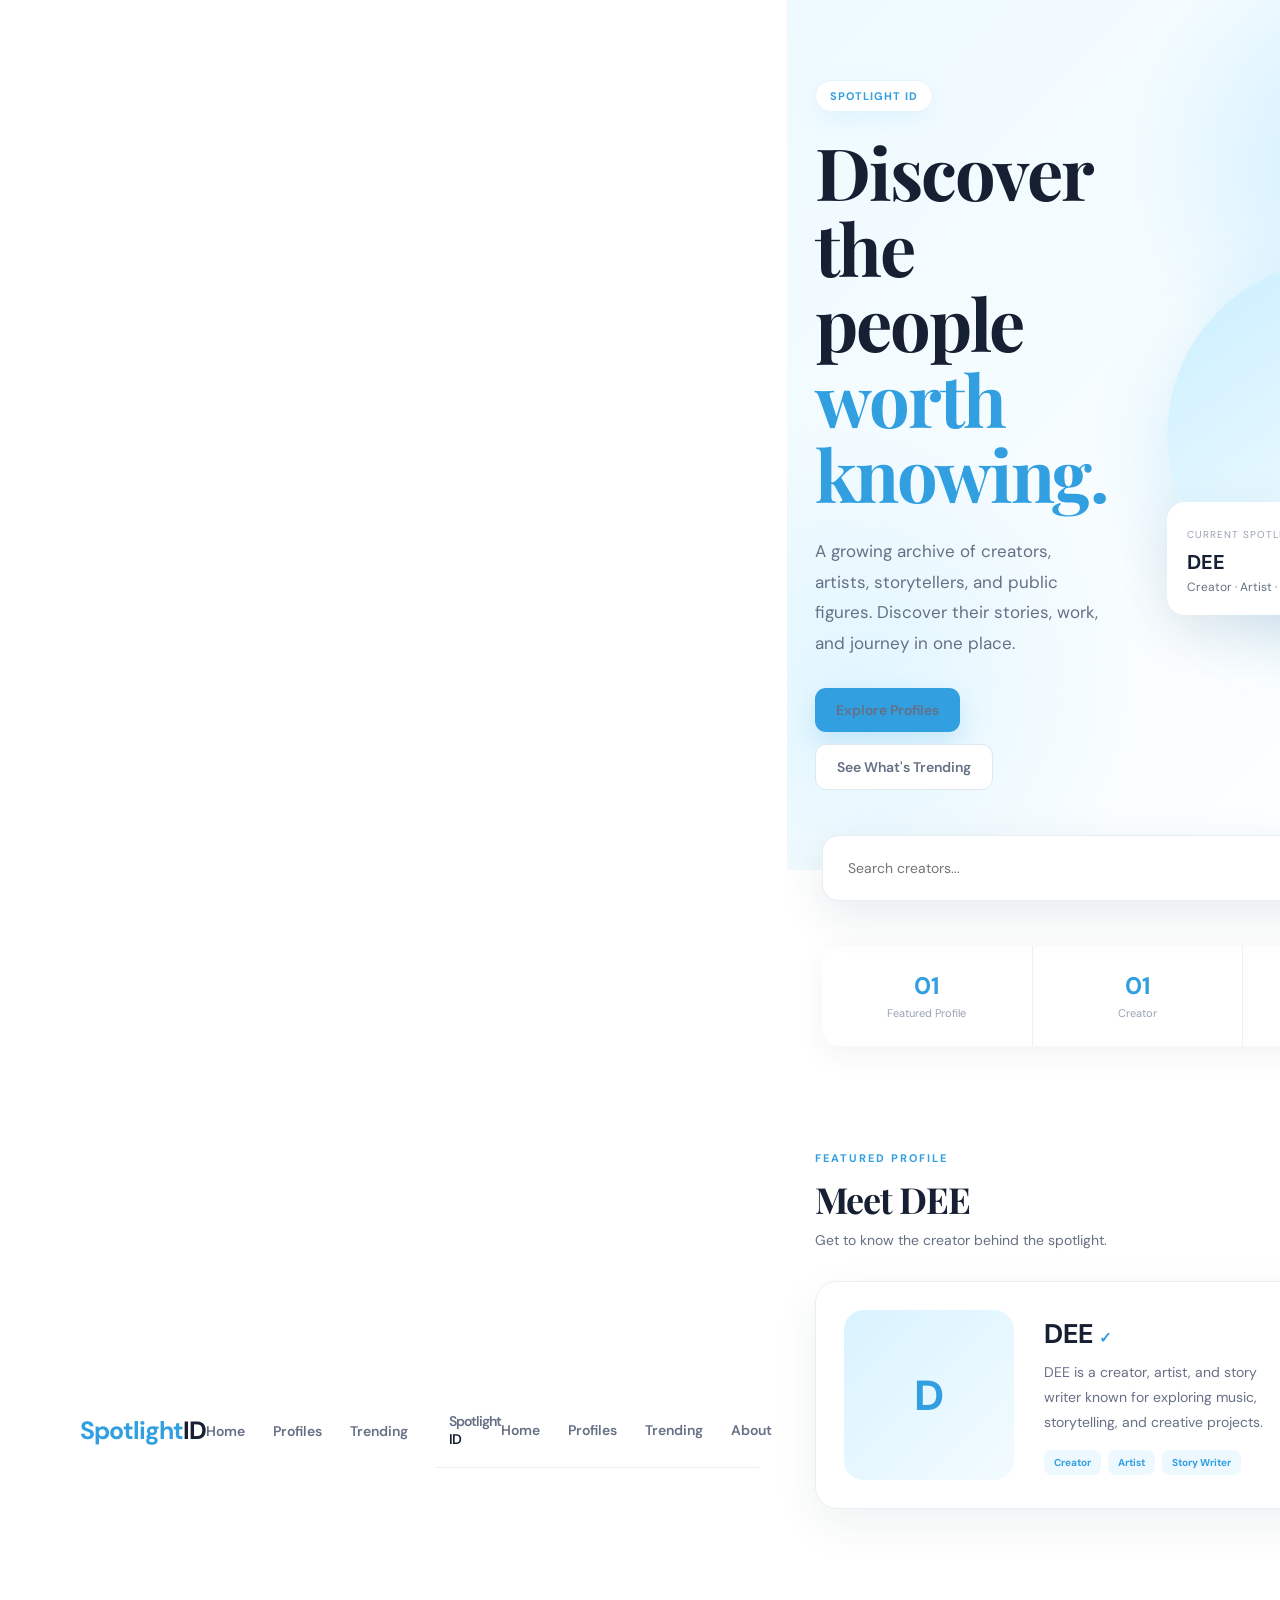
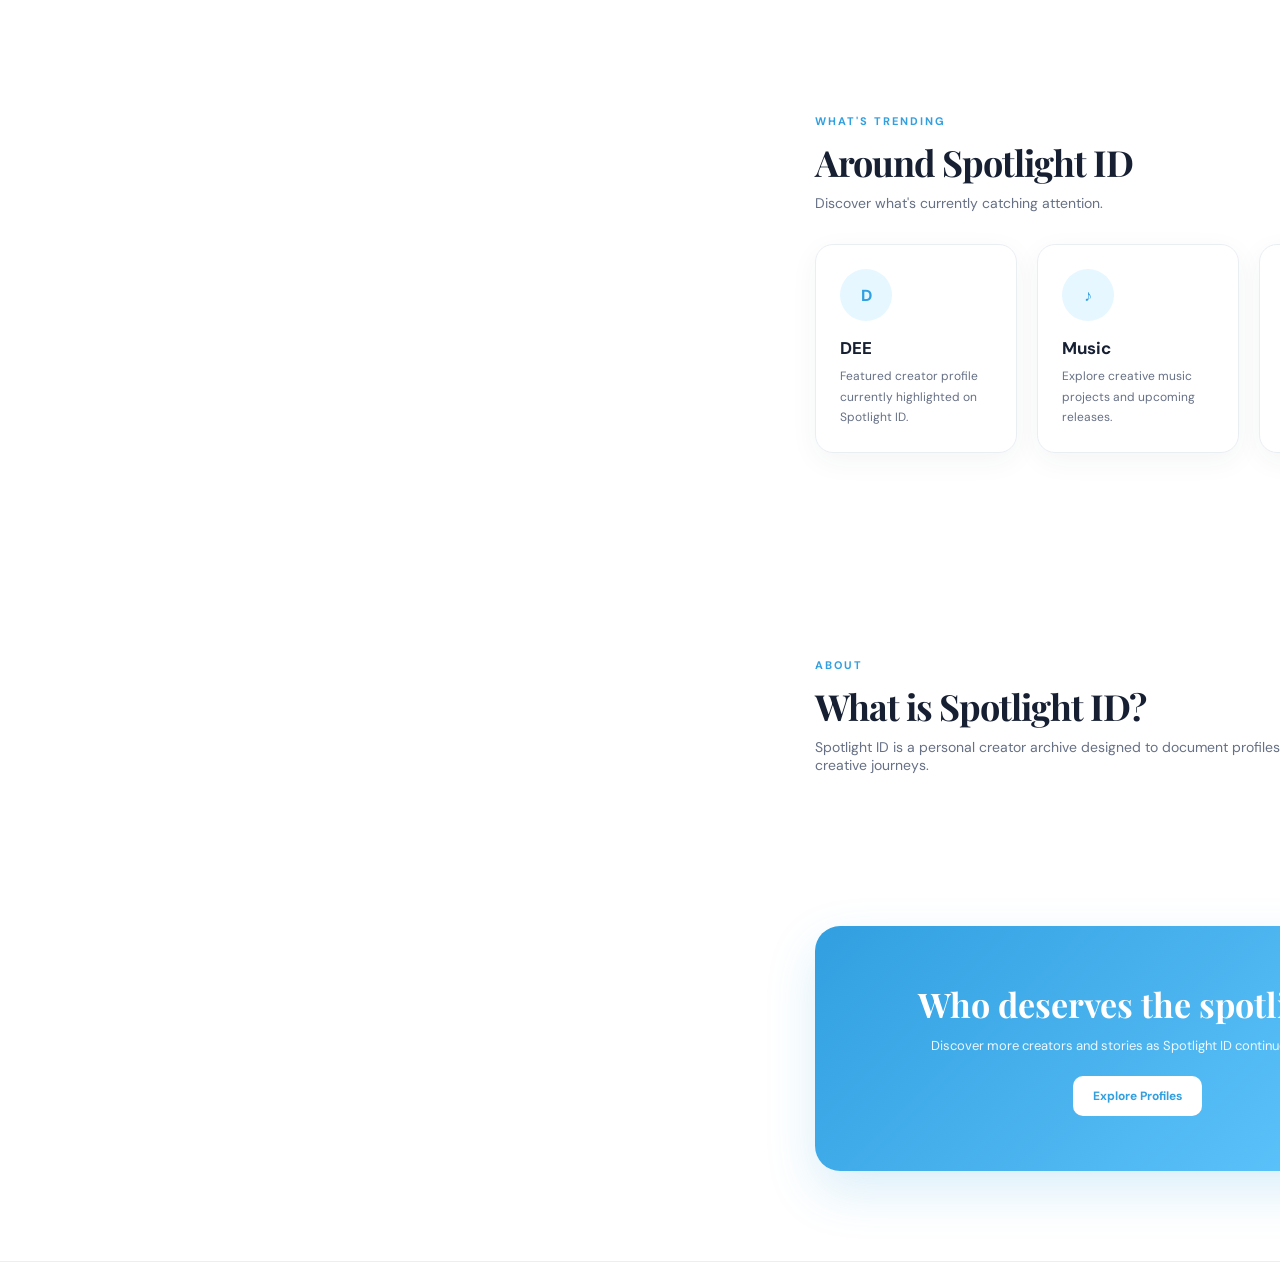
<file: index.html>
<!DOCTYPE html>
<html lang="en">

<head>

    <meta charset="UTF-8">

    <meta name="viewport"
          content="width=device-width, initial-scale=1.0">

    <title>Spotlight ID — Creator Profiles</title>

    <link rel="stylesheet" href="css/home.css">

    <!-- Google Font -->
    <link rel="preconnect"
          href="https://fonts.googleapis.com">

    <link rel="preconnect"
          href="https://fonts.gstatic.com"
          crossorigin>

    <link href="https://fonts.googleapis.com/css2?family=Poppins:wght@400;500;600;700;800&display=swap"
          rel="stylesheet">


    <style>

        /* =========================
           RESET
        ========================= */

        * {
            margin: 0;
            padding: 0;
            box-sizing: border-box;
        }


        html {
            scroll-behavior: smooth;
        }


        body {
            font-family: "Poppins", sans-serif;
            background: #f7fbff;
            color: #172033;
            overflow-x: hidden;
        }


        a {
            text-decoration: none;
            color: inherit;
        }


        /* =========================
           HEADER
        ========================= */

        header {
            width: 100%;
            background: rgba(255,255,255,0.92);
            backdrop-filter: blur(12px);
            border-bottom: 1px solid #edf1f5;
            position: sticky;
            top: 0;
            z-index: 1000;
        }


        .navbar {
            width: min(1150px, 92%);
            margin: auto;

            min-height: 76px;

            display: flex;
            align-items: center;
            justify-content: space-between;
        }


        .logo {
            font-size: 25px;
            font-weight: 800;
            color: #319fe0;
            letter-spacing: -1px;
        }


        .logo span {
            color: #172033;
        }


        .nav-links {
            display: flex;
            align-items: center;
            gap: 30px;
            list-style: none;
        }


        .nav-links a {
            font-size: 14px;
            font-weight: 600;
            color: #667085;
            transition: 0.25s;
        }


        .nav-links a:hover {
            color: #319fe0;
        }


        .nav-button {
            background: #319fe0;
            color: white !important;
            padding: 10px 18px;
            border-radius: 10px;
        }


        /* =========================
           HERO
        ========================= */

        .hero {
            position: relative;
            min-height: 610px;

            display: flex;
            align-items: center;

            overflow: hidden;

            background:
                radial-gradient(
                    circle at 85% 20%,
                    rgba(90,190,255,0.25),
                    transparent 30%
                ),

                radial-gradient(
                    circle at 10% 80%,
                    rgba(170,225,255,0.25),
                    transparent 30%
                ),

                linear-gradient(
                    135deg,
                    #f8fcff,
                    #eaf7ff
                );
        }


        .hero-content {
            width: min(1150px, 92%);
            margin: auto;

            display: grid;
            grid-template-columns: 1.1fr 0.9fr;

            align-items: center;

            gap: 60px;

            position: relative;
            z-index: 2;
        }


        .hero-text {
            max-width: 650px;
        }


        .eyebrow {
            display: inline-block;

            padding: 8px 14px;

            border-radius: 50px;

            background: white;

            color: #319fe0;

            font-size: 12px;
            font-weight: 700;

            margin-bottom: 22px;

            box-shadow:
                0 8px 25px rgba(49,159,224,0.08);
        }


        .hero h1 {
            font-size: clamp(45px, 6vw, 78px);

            line-height: 1.05;

            letter-spacing: -3px;

            margin-bottom: 25px;
        }


        .hero h1 span {
            color: #319fe0;
        }


        .hero-description {
            font-size: 17px;

            line-height: 1.8;

            color: #667085;

            max-width: 570px;

            margin-bottom: 32px;
        }


        .hero-buttons {
            display: flex;
            gap: 14px;
            flex-wrap: wrap;
        }


        .primary-button {
            display: inline-block;

            padding: 14px 23px;

            border-radius: 12px;

            background: #319fe0;

            color: white;

            font-size: 14px;

            font-weight: 700;

            box-shadow:
                0 10px 25px rgba(49,159,224,0.25);

            transition: 0.25s;
        }


        .primary-button:hover {
            transform: translateY(-3px);
        }


        .secondary-button {
            display: inline-block;

            padding: 14px 23px;

            border-radius: 12px;

            background: white;

            color: #172033;

            border: 1px solid #e1e8ef;

            font-size: 14px;

            font-weight: 700;

            transition: 0.25s;
        }


        .secondary-button:hover {
            border-color: #319fe0;
            color: #319fe0;
        }


        /* =========================
           HERO DECORATION
        ========================= */

        .hero-visual {
            position: relative;

            display: flex;
            justify-content: center;
            align-items: center;
        }


        .visual-circle {
            width: 360px;
            height: 360px;

            border-radius: 50%;

            background:
                linear-gradient(
                    145deg,
                    #c9efff,
                    #ffffff
                );

            box-shadow:
                0 30px 80px rgba(49,159,224,0.18);

            position: relative;
        }


        .visual-card {
            position: absolute;

            width: 230px;

            background: white;

            border-radius: 20px;

            padding: 20px;

            box-shadow:
                0 20px 60px rgba(31,55,75,0.12);

            bottom: 20px;
            left: 0;
        }


        .visual-card small {
            color: #98a2b3;
            font-size: 11px;
        }


        .visual-card h3 {
            margin-top: 5px;
            font-size: 18px;
        }


        .visual-card p {
            margin-top: 5px;
            color: #667085;
            font-size: 12px;
        }


        .visual-badge {
            position: absolute;

            top: 30px;
            right: 5px;

            background: white;

            padding: 13px 17px;

            border-radius: 14px;

            font-size: 12px;

            font-weight: 700;

            box-shadow:
                0 15px 40px rgba(31,55,75,0.12);
        }


        /* =========================
           SEARCH
        ========================= */

        .search-section {
            width: min(900px, 90%);

            margin: -40px auto 0;

            position: relative;

            z-index: 5;
        }


        .search-box {
            background: white;

            border-radius: 18px;

            padding: 10px;

            display: flex;

            align-items: center;

            box-shadow:
                0 15px 50px rgba(31,55,75,0.12);

            border: 1px solid #edf1f5;
        }


        .search-box input {
            flex: 1;

            border: none;

            outline: none;

            padding: 15px;

            font-family: inherit;

            font-size: 14px;

            background: transparent;
        }


        .search-box button {
            border: none;

            background: #319fe0;

            color: white;

            padding: 13px 22px;

            border-radius: 11px;

            font-family: inherit;

            font-weight: 700;

            cursor: pointer;
        }


        /* =========================
           STATS
        ========================= */

        .stats {
            width: min(900px, 90%);

            margin: 55px auto 0;

            display: grid;

            grid-template-columns:
                repeat(3, 1fr);

            background: white;

            border-radius: 20px;

            box-shadow:
                0 10px 35px rgba(31,55,75,0.06);

            overflow: hidden;
        }


        .stat {
            text-align: center;

            padding: 25px 15px;

            border-right: 1px solid #edf1f5;
        }


        .stat:last-child {
            border-right: none;
        }


        .stat strong {
            display: block;

            font-size: 25px;

            color: #319fe0;
        }


        .stat span {
            font-size: 12px;

            color: #98a2b3;
        }


        /* =========================
           SECTIONS
        ========================= */

        .section {
            width: min(1100px, 92%);

            margin: auto;

            padding: 100px 0;
        }


        .section-heading {
            margin-bottom: 35px;
        }


        .section-heading span {
            font-size: 12px;

            font-weight: 700;

            color: #319fe0;

            text-transform: uppercase;

            letter-spacing: 2px;
        }


        .section-heading h2 {
            font-size: 35px;

            margin-top: 8px;

            letter-spacing: -1px;
        }


        .section-heading p {
            color: #667085;

            margin-top: 8px;

            font-size: 14px;
        }


        /* =========================
           PROFILE CARD
        ========================= */

        .featured-card {
            background: white;

            border-radius: 25px;

            padding: 30px;

            display: grid;

            grid-template-columns: 180px 1fr auto;

            align-items: center;

            gap: 30px;

            box-shadow:
                0 15px 45px rgba(31,55,75,0.08);

            border: 1px solid #edf1f5;

            transition: 0.3s;
        }


        .featured-card:hover {
            transform: translateY(-5px);
        }


        .profile-placeholder {
            width: 180px;
            height: 180px;

            border-radius: 22px;

            background:
                linear-gradient(
                    135deg,
                    #d9f3ff,
                    #f3fbff
                );

            display: flex;

            align-items: center;
            justify-content: center;

            color: #319fe0;

            font-size: 40px;

            font-weight: 800;
        }


        .featured-info h3 {
            font-size: 28px;
        }


        .verified {
            color: #319fe0;
            font-size: 15px;
        }


        .featured-info p {
            color: #667085;

            font-size: 14px;

            line-height: 1.8;

            margin-top: 10px;

            max-width: 500px;
        }


        .tags {
            display: flex;

            gap: 8px;

            flex-wrap: wrap;

            margin-top: 15px;
        }


        .tag {
            background: #edf8ff;

            color: #319fe0;

            padding: 6px 10px;

            border-radius: 8px;

            font-size: 11px;

            font-weight: 600;
        }


        .view-profile {
            background: #319fe0;

            color: white;

            padding: 13px 20px;

            border-radius: 11px;

            font-size: 13px;

            font-weight: 700;

            white-space: nowrap;
        }


        /* =========================
           TRENDING
        ========================= */

        .profile-grid {
            display: grid;

            grid-template-columns:
                repeat(3, 1fr);

            gap: 22px;
        }


        .mini-card {
            background: white;

            border: 1px solid #edf1f5;

            border-radius: 20px;

            padding: 25px;

            box-shadow:
                0 10px 30px rgba(31,55,75,0.05);

            transition: 0.3s;
        }


        .mini-card:hover {
            transform: translateY(-5px);
        }


        .mini-avatar {
            width: 55px;
            height: 55px;

            border-radius: 50%;

            background: #e5f6ff;

            display: flex;

            align-items: center;
            justify-content: center;

            color: #319fe0;

            font-weight: 800;

            margin-bottom: 18px;
        }


        .mini-card h3 {
            font-size: 18px;
        }


        .mini-card p {
            font-size: 12px;

            color: #667085;

            margin-top: 7px;

            line-height: 1.7;
        }


        /* =========================
           CTA
        ========================= */

        .cta {
            width: min(1100px, 92%);

            margin: 20px auto 100px;

            padding: 60px 30px;

            text-align: center;

            border-radius: 28px;

            background:
                linear-gradient(
                    135deg,
                    #319fe0,
                    #61c7ff
                );

            color: white;

            box-shadow:
                0 20px 50px rgba(49,159,224,0.2);
        }


        .cta h2 {
            font-size: 34px;

            margin-bottom: 12px;
        }


        .cta p {
            font-size: 14px;

            opacity: 0.9;

            margin-bottom: 25px;
        }


        .cta a {
            display: inline-block;

            background: white;

            color: #319fe0;

            padding: 13px 22px;

            border-radius: 11px;

            font-size: 13px;

            font-weight: 700;
        }


        /* =========================
           FOOTER
        ========================= */

        footer {
            background: #111827;

            color: #98a2b3;

            padding: 45px 20px;

            text-align: center;
        }


        footer strong {
            color: white;

            font-size: 18px;
        }


        footer p {
            margin-top: 8px;

            font-size: 12px;
        }


        /* =========================
           MOBILE
        ========================= */

        @media (max-width: 768px) {

            .navbar {
                min-height: 65px;
            }


            .logo {
                font-size: 23px;
            }


            .nav-links {
                display: none;
            }


            .hero {
                min-height: auto;

                padding: 70px 0 90px;
            }


            .hero-content {
                grid-template-columns: 1fr;

                text-align: center;

                gap: 45px;
            }


            .hero-text {
                order: 1;
            }


            .hero-visual {
                order: 2;
            }


            .hero h1 {
                font-size: 45px;

                letter-spacing: -2px;
            }


            .hero-description {
                font-size: 14px;

                margin-left: auto;
                margin-right: auto;
            }


            .hero-buttons {
                justify-content: center;
            }


            .visual-circle {
                width: 280px;
                height: 280px;
            }


            .visual-card {
                width: 180px;

                left: 5px;

                bottom: 0;

                padding: 15px;
            }


            .visual-badge {
                right: 0;

                top: 10px;
            }


            .search-section {
                margin-top: -30px;
            }


            .search-box {
                padding: 8px;
            }


            .search-box input {
                min-width: 0;

                padding: 12px 10px;

                font-size: 13px;
            }


            .search-box button {
                padding: 11px 14px;
            }


            .stats {
                grid-template-columns: 1fr;

                margin-top: 35px;
            }


            .stat {
                border-right: none;

                border-bottom: 1px solid #edf1f5;
            }


            .stat:last-child {
                border-bottom: none;
            }


            .section {
                padding: 70px 0;
            }


            .section-heading h2 {
                font-size: 29px;
            }


            .featured-card {
                grid-template-columns: 1fr;

                text-align: center;

                padding: 25px;
            }


            .profile-placeholder {
                margin: auto;

                width: 130px;
                height: 130px;
            }


            .tags {
                justify-content: center;
            }


            .view-profile {
                display: inline-block;
            }


            .profile-grid {
                grid-template-columns: 1fr;
            }


            .cta {
                margin-bottom: 70px;

                padding: 45px 20px;
            }


            .cta h2 {
                font-size: 28px;
            }

        }

    </style>

<link rel="stylesheet" href="css/home.css">
    
</head>


<body>


    <!-- =========================
         HEADER
    ========================== -->

    <header>

        <div class="navbar">

            <a href="index.html" class="logo">
                Spotlight<span>ID</span>
            </a>


            <ul class="nav-links">

                <li>
                    <a href="index.html">
                        Home
                    </a>
                </li>

                <li>
                    <a href="#featured">
                        Profiles
                    </a>
                </li>

                <li>
                    <a href="#trending">
                        Trending
                    </a>
                </li>
<!DOCTYPE html>
<html lang="en">
<head>

    <meta charset="UTF-8">
    <meta name="viewport" content="width=device-width, initial-scale=1.0">

    <title>Spotlight ID — Creator Profiles</title>

    <link rel="stylesheet" href="css/home.css">

</head>

<body>

    <!-- NAVBAR -->

    <header>

        <div class="navbar">

            <a href="index.html" class="logo">
                Spotlight <span>ID</span>
            </a>

            <ul class="nav-links">

                <li>
                    <a href="index.html">Home</a>
                </li>

                <li>
                    <a href="#profiles">Profiles</a>
                </li>

                <li>
                    <a href="#trending">Trending</a>
                </li>

                <li>
                    <a href="#about">About</a>
                </li>

            </ul>

        </div>

    </header>


    <!-- HERO -->

    <main>

        <section class="hero">

            <div class="hero-content">

                <div class="hero-text">

                    <div class="eyebrow">
                        SPOTLIGHT ID
                    </div>

                    <h1>
                        Discover the people
                        <span>worth knowing.</span>
                    </h1>

                    <p class="hero-description">
                        A growing archive of creators, artists,
                        storytellers, and public figures.
                        Discover their stories, work, and journey
                        in one place.
                    </p>

                    <div class="hero-buttons">

                        <a
                            href="#profiles"
                            class="primary-button"
                        >
                            Explore Profiles
                        </a>

                        <a
                            href="#trending"
                            class="secondary-button"
                        >
                            See What's Trending
                        </a>

                    </div>

                </div>


                <div class="hero-visual">

                    <div class="visual-circle"></div>

                    <div class="visual-badge">
                        CURRENT SPOT · DEE
                    </div>

                    <div class="visual-card">

                        <small>
                            CURRENT SPOTLIGHT
                        </small>

                        <h3>
                            DEE
                        </h3>

                        <p>
                            Creator · Artist · Story Writer
                        </p>

                    </div>

                </div>

            </div>

        </section>


        <!-- SEARCH -->

        <div class="search-section">

            <div class="search-box">

                <input
                    type="text"
                    placeholder="Search creators..."
                    aria-label="Search creators"
                >

                <button type="button">
                    Search
                </button>

            </div>

        </div>


        <!-- STATS -->

        <div class="stats">

            <div class="stat">

                <strong>01</strong>

                <span>
                    Featured Profile
                </span>

            </div>


            <div class="stat">

                <strong>01</strong>

                <span>
                    Creator
                </span>

            </div>


            <div class="stat">

                <strong>2026</strong>

                <span>
                    Spotlight Archive
                </span>

            </div>

        </div>


        <!-- FEATURED PROFILE -->

        <section
            class="section"
            id="profiles"
        >

            <div class="section-heading">

                <span>
                    Featured Profile
                </span>

                <h2>
                    Meet DEE
                </h2>

                <p>
                    Get to know the creator behind the spotlight.
                </p>

            </div>


            <div class="featured-card">

                <div class="profile-placeholder">
                    D
                </div>


                <div class="featured-info">

                    <h3>
                        DEE
                        <span class="verified">✓</span>
                    </h3>

                    <p>
                        DEE is a creator, artist, and story writer
                        known for exploring music, storytelling,
                        and creative projects.
                    </p>


                    <div class="tags">

                        <span class="tag">
                            Creator
                        </span>

                        <span class="tag">
                            Artist
                        </span>

                        <span class="tag">
                            Story Writer
                        </span>

                    </div>

                </div>


                <a
                    href="dee.html"
                    class="view-profile"
                >
                    View Profile →
                </a>

            </div>

        </section>


        <!-- TRENDING -->

        <section
            class="section"
            id="trending"
        >

            <div class="section-heading">

                <span>
                    What's Trending
                </span>

                <h2>
                    Around Spotlight ID
                </h2>

                <p>
                    Discover what's currently catching attention.
                </p>

            </div>


            <div class="profile-grid">


                <div class="mini-card">

                    <div class="mini-avatar">
                        D
                    </div>

                    <h3>
                        DEE
                    </h3>

                    <p>
                        Featured creator profile
                        currently highlighted on
                        Spotlight ID.
                    </p>

                </div>


                <div class="mini-card">

                    <div class="mini-avatar">
                        ♪
                    </div>

                    <h3>
                        Music
                    </h3>

                    <p>
                        Explore creative music projects
                        and upcoming releases.
                    </p>

                </div>


                <div class="mini-card">

                    <div class="mini-avatar">
                        ✦
                    </div>

                    <h3>
                        New Stories
                    </h3>

                    <p>
                        Discover stories, ideas,
                        and creative journeys.
                    </p>

                </div>


            </div>

        </section>


        <!-- ABOUT -->

        <section
            class="section"
            id="about"
        >

            <div class="section-heading">

                <span>
                    About
                </span>

                <h2>
                    What is Spotlight ID?
                </h2>

                <p>
                    Spotlight ID is a personal creator archive
                    designed to document profiles, projects,
                    stories, and creative journeys.
                </p>

            </div>

        </section>


        <!-- CTA -->

        <section class="cta">

            <h2>
                Who deserves the spotlight?
            </h2>

            <p>
                Discover more creators and stories
                as Spotlight ID continues to grow.
            </p>

            <a href="#profiles">
                Explore Profiles
            </a>

        </section>

    </main>


    <!-- FOOTER -->

    <footer>

        <strong>
            Spotlight ID
        </strong>

        <p>
            Creator profiles, stories & people worth knowing.
        </p>

        <p>
            © 2026 Spotlight ID. All Rights Reserved.
        </p>

    </footer>

</body>
</html>
</file>
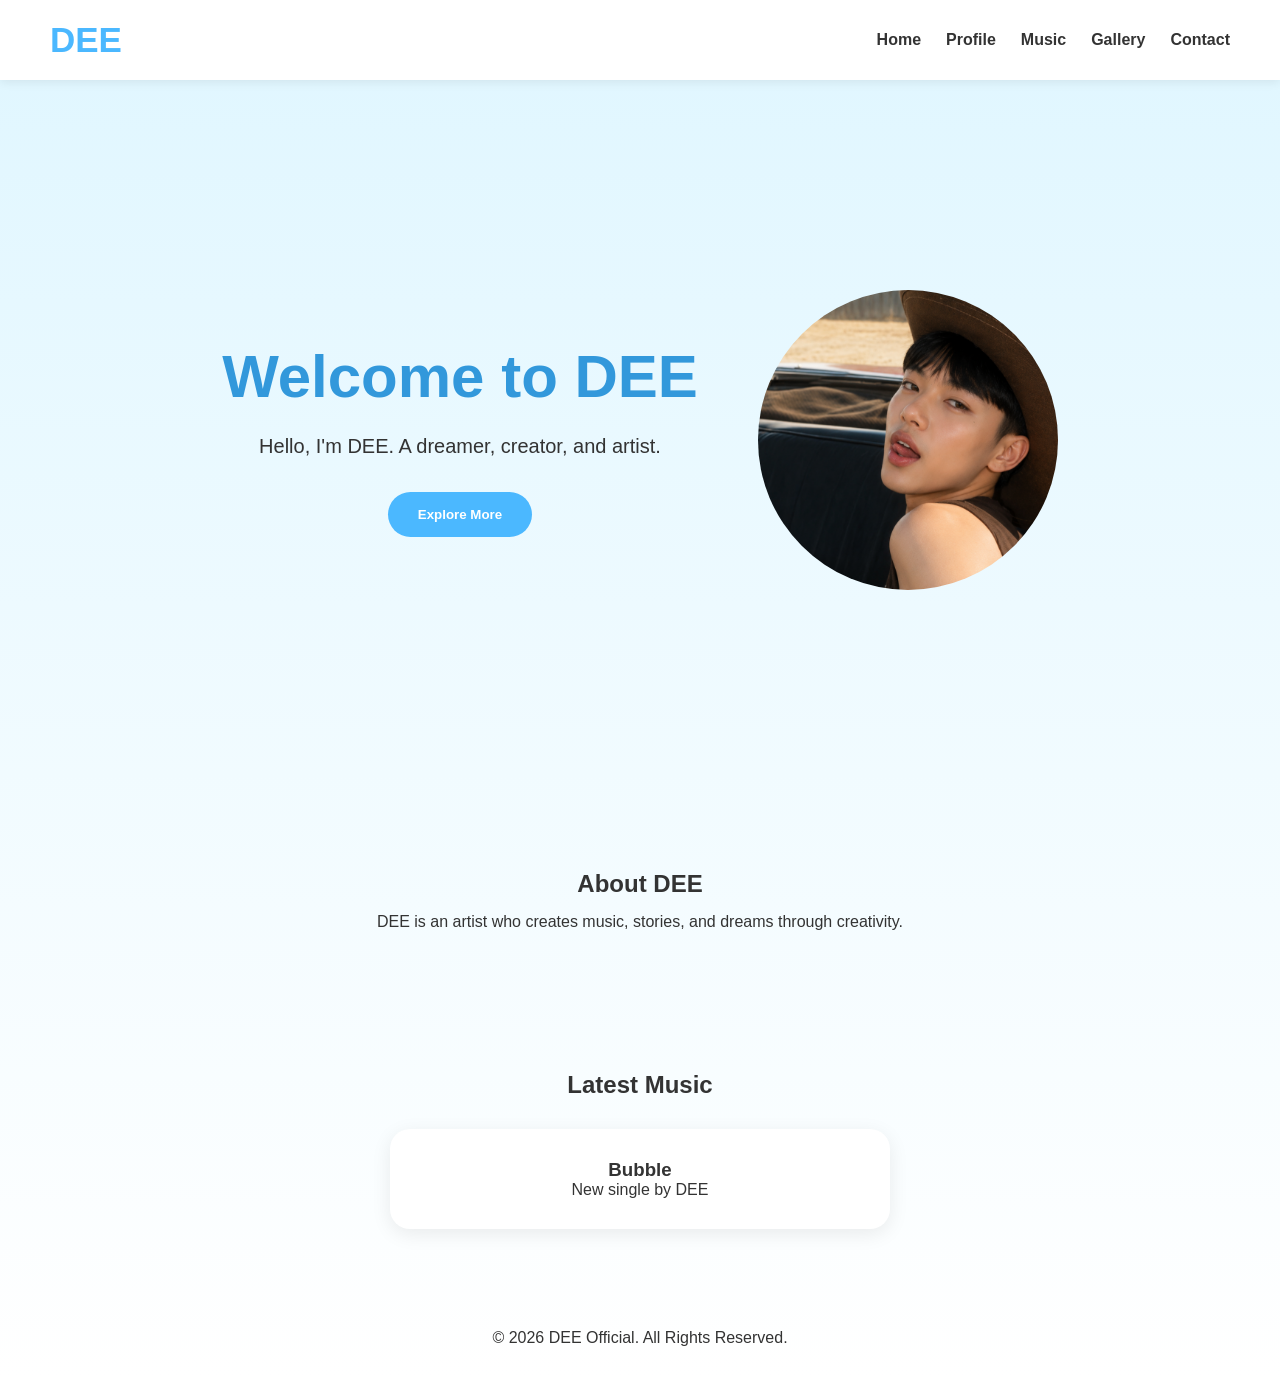
<file: dee.html>
<!DOCTYPE html>
<html lang="en">
<head>
    <meta charset="UTF-8">
    <meta name="viewport" content="width=device-width, initial-scale=1.0">
    <title>DEE Official</title>

    <!-- Hubungkan ke CSS -->
    <link rel="stylesheet" href="css/style.css">
</head>

<body>

    <!-- Navbar -->
    <header>
        <nav>
            <h1>DEE</h1>

            <ul>
                <li><a href="#">Home</a></li>
                <li><a href="#">Profile</a></li>
                <li><a href="#">Music</a></li>
                <li><a href="#">Gallery</a></li>
                <li><a href="#">Contact</a></li>
            </ul>
        </nav>
    </header>


    <!-- Hero Section -->
    <section class="hero">

        <div class="hero-text">
            <h2>Welcome to DEE</h2>

            <p>
                Hello, I'm DEE. 
                A dreamer, creator, and artist.
            </p>

            <button>
                Explore More
            </button>
        </div>


        <div class="hero-image">
            <img
    src="dee-profile.png"
    alt="DEE"
>
        </div>

    </section>



    <!-- About Preview -->
    <section class="about">

        <h2>About DEE</h2>

        <p>
            DEE is an artist who creates music, stories,
            and dreams through creativity.
        </p>

    </section>



    <!-- Music Preview -->
    <section class="music">

        <h2>Latest Music</h2>

        <div class="music-card">

            <h3>Bubble</h3>
            <p>New single by DEE</p>

        </div>

    </section>



    <!-- Footer -->
    <footer>

        <p>
            © 2026 DEE Official. All Rights Reserved.
        </p>

    </footer>


</body>
  </html>
</file>
<file: css/home.css>
@import url('https://fonts.googleapis.com/css2?family=DM+Sans:wght@400;500;600;700&family=Playfair+Display:wght@600;700&display=swap');

* {
    margin: 0;
    padding: 0;
    box-sizing: border-box;
}

html {
    scroll-behavior: smooth;
}

body {
    font-family: "DM Sans", sans-serif;
    background: #f7fbff;
    color: #172033;
    overflow-x: hidden;
}

a {
    text-decoration: none;
    color: inherit;
}

/* NAVBAR */

header {
    width: 100%;
    background: rgba(255, 255, 255, 0.95);
    backdrop-filter: blur(12px);
    border-bottom: 1px solid #e8f0f5;
    position: sticky;
    top: 0;
    z-index: 1000;
}

.navbar {
    width: min(1120px, 92%);
    min-height: 74px;
    margin: auto;

    display: flex;
    align-items: center;
    justify-content: space-between;
}

.logo {
    font-size: 25px;
    font-weight: 700;
    color: #319fe0;
    letter-spacing: -1px;
}

.logo span {
    color: #172033;
}

.nav-links {
    display: flex;
    align-items: center;
    gap: 28px;
    list-style: none;
}

.nav-links a {
    font-size: 14px;
    font-weight: 600;
    color: #667085;
    transition: 0.25s;
}

.nav-links a:hover {
    color: #319fe0;
}

/* HERO */

.hero {
    min-height: 650px;
    padding: 80px 0;

    display: flex;
    align-items: center;

    background:
        radial-gradient(
            circle at 85% 20%,
            rgba(83, 193, 255, 0.25),
            transparent 28%
        ),
        radial-gradient(
            circle at 10% 80%,
            rgba(185, 232, 255, 0.35),
            transparent 30%
        ),
        linear-gradient(
            135deg,
            #eefaff,
            #ffffff
        );
}

.hero-content {
    width: min(1120px, 92%);
    margin: auto;

    display: grid;
    grid-template-columns: 1fr 0.8fr;

    align-items: center;
    gap: 60px;
}

.hero-text {
    max-width: 620px;
}

.eyebrow {
    display: inline-block;

    padding: 8px 14px;
    margin-bottom: 22px;

    background: white;
    color: #319fe0;

    border: 1px solid #e7f3fa;
    border-radius: 50px;

    font-size: 11px;
    font-weight: 700;
    letter-spacing: 1px;
}

.hero h1 {
    font-family: "Playfair Display", serif;

    font-size: clamp(45px, 6vw, 72px);
    line-height: 1.05;

    letter-spacing: -2px;

    margin-bottom: 24px;
}

.hero h1 span {
    color: #319fe0;
}

.hero-description {
    max-width: 570px;

    color: #667085;

    font-size: 17px;
    line-height: 1.8;

    margin-bottom: 30px;
}

.hero-buttons {
    display: flex;
    gap: 12px;
    flex-wrap: wrap;
}

.primary-button,
.secondary-button {
    display: inline-block;

    padding: 13px 21px;

    border-radius: 11px;

    font-size: 13px;
    font-weight: 700;

    transition: 0.25s;
}

.primary-button {
    background: #319fe0;
    color: white;

    box-shadow:
        0 10px 25px rgba(49, 159, 224, 0.2);
}

.primary-button:hover {
    transform: translateY(-3px);
}

.secondary-button {
    background: white;
    color: #172033;

    border: 1px solid #dfe8ef;
}

.secondary-button:hover {
    color: #319fe0;
    border-color: #319fe0;
}

/* HERO VISUAL */

.hero-visual {
    min-height: 400px;

    position: relative;

    display: flex;
    align-items: center;
    justify-content: center;
}

.visual-circle {
    width: 350px;
    height: 350px;

    border-radius: 50%;

    background:
        linear-gradient(
            145deg,
            #c9efff,
            #ffffff
        );

    box-shadow:
        0 30px 80px rgba(49, 159, 224, 0.18);
}

.visual-badge {
    position: absolute;

    top: 25px;
    right: 0;

    padding: 12px 16px;

    background: white;

    border-radius: 13px;

    font-size: 11px;
    font-weight: 700;

    box-shadow:
        0 12px 35px rgba(31, 55, 75, 0.1);
}

.visual-card {
    position: absolute;

    bottom: 20px;
    left: 0;

    width: 230px;

    padding: 20px;

    background: white;

    border-radius: 18px;

    box-shadow:
        0 18px 50px rgba(31, 55, 75, 0.1);
}

.visual-card small {
    color: #98a2b3;

    font-size: 10px;
    letter-spacing: 1px;
}

.visual-card h3 {
    margin-top: 6px;

    font-size: 20px;
}

.visual-card p {
    margin-top: 4px;

    color: #667085;

    font-size: 12px;
}

/* SEARCH */

.search-section {
    width: min(900px, 90%);

    margin: -35px auto 0;

    position: relative;
    z-index: 10;
}

.search-box {
    display: flex;
    align-items: center;

    padding: 9px;

    background: white;

    border: 1px solid #e9eef3;

    border-radius: 17px;

    box-shadow:
        0 15px 45px rgba(31, 55, 75, 0.1);
}

.search-box input {
    flex: 1;

    min-width: 0;

    padding: 14px 16px;

    border: none;
    outline: none;

    font-family: inherit;
    font-size: 14px;
}

.search-box button {
    border: none;

    padding: 13px 20px;

    background: #319fe0;
    color: white;

    border-radius: 10px;

    font-family: inherit;
    font-weight: 700;

    cursor: pointer;
}

/* STATS */

.stats {
    width: min(900px, 90%);

    margin: 45px auto 0;

    display: grid;
    grid-template-columns: repeat(3, 1fr);

    background: white;

    border-radius: 18px;

    box-shadow:
        0 8px 30px rgba(31, 55, 75, 0.06);

    overflow: hidden;
}

.stat {
    padding: 24px 15px;

    text-align: center;

    border-right: 1px solid #edf1f5;
}

.stat:last-child {
    border-right: none;
}

.stat strong {
    display: block;

    color: #319fe0;

    font-size: 24px;
}

.stat span {
    color: #98a2b3;

    font-size: 11px;
}

/* GENERAL SECTION */

.section {
    width: min(1120px, 92%);

    margin: auto;

    padding: 100px 0;
}

.section-heading {
    margin-bottom: 32px;
}

.section-heading span {
    color: #319fe0;

    font-size: 11px;
    font-weight: 700;

    letter-spacing: 2px;
    text-transform: uppercase;
}

.section-heading h2 {
    margin-top: 8px;

    font-family: "Playfair Display", serif;

    font-size: 36px;

    letter-spacing: -1px;
}

.section-heading p {
    margin-top: 8px;

    color: #667085;

    font-size: 14px;
}

/* FEATURED PROFILE */

.featured-card {
    display: grid;

    grid-template-columns: 170px 1fr auto;

    align-items: center;

    gap: 30px;

    padding: 28px;

    background: white;

    border: 1px solid #e9eef3;

    border-radius: 22px;

    box-shadow:
        0 15px 45px rgba(31, 55, 75, 0.07);

    transition: 0.25s;
}

.featured-card:hover {
    transform: translateY(-4px);
}

.profile-placeholder {
    width: 170px;
    height: 170px;

    display: flex;
    align-items: center;
    justify-content: center;

    border-radius: 20px;

    background:
        linear-gradient(
            135deg,
            #d9f3ff,
            #f3fbff
        );

    color: #319fe0;

    font-size: 42px;
    font-weight: 800;
}

.featured-info h3 {
    font-size: 27px;
}

.verified {
    color: #319fe0;
}

.featured-info p {
    max-width: 520px;

    margin-top: 9px;

    color: #667085;

    font-size: 14px;

    line-height: 1.8;
}

.tags {
    display: flex;

    gap: 7px;
    flex-wrap: wrap;

    margin-top: 14px;
}

.tag {
    padding: 6px 10px;

    background: #edf8ff;

    color: #319fe0;

    border-radius: 8px;

    font-size: 10px;
    font-weight: 700;
}

.view-profile {
    display: inline-block;

    padding: 12px 18px;

    background: #319fe0;
    color: white;

    border-radius: 10px;

    font-size: 12px;
    font-weight: 700;

    white-space: nowrap;
}

/* TRENDING */

.profile-grid {
    display: grid;

    grid-template-columns: repeat(3, 1fr);

    gap: 20px;
}

.mini-card {
    padding: 24px;

    background: white;

    border: 1px solid #e9eef3;

    border-radius: 18px;

    box-shadow:
        0 8px 28px rgba(31, 55, 75, 0.05);

    transition: 0.25s;
}

.mini-card:hover {
    transform: translateY(-4px);
}

.mini-avatar {
    width: 52px;
    height: 52px;

    margin-bottom: 16px;

    display: flex;
    align-items: center;
    justify-content: center;

    border-radius: 50%;

    background: #e6f7ff;

    color: #319fe0;

    font-weight: 800;
}

.mini-card h3 {
    font-size: 17px;
}

.mini-card p {
    margin-top: 7px;

    color: #667085;

    font-size: 12px;

    line-height: 1.7;
}

/* CTA */

.cta {
    width: min(1120px, 92%);

    margin: 20px auto 90px;

    padding: 55px 25px;

    text-align: center;

    color: white;

    border-radius: 25px;

    background:
        linear-gradient(
            135deg,
            #319fe0,
            #65c9ff
        );

    box-shadow:
        0 20px 50px rgba(49, 159, 224, 0.18);
}

.cta h2 {
    font-family: "Playfair Display", serif;

    font-size: 34px;

    margin-bottom: 10px;
}

.cta p {
    margin-bottom: 22px;

    font-size: 13px;

    opacity: 0.9;
}

.cta a {
    display: inline-block;

    padding: 12px 20px;

    background: white;
    color: #319fe0;

    border-radius: 10px;

    font-size: 12px;
    font-weight: 700;
}

/* FOOTER */

footer {
    padding: 40px 20px;

    background: #111827;

    text-align: center;

    color: #98a2b3;
}

footer strong {
    color: white;

    font-size: 18px;
}

footer p {
    margin-top: 7px;

    font-size: 11px;
}

/* MOBILE */

@media (max-width: 768px) {

    .navbar {
        min-height: 65px;
    }

    .nav-links {
        display: none;
    }

    .hero {
        min-height: auto;

        padding: 65px 0 85px;
    }

    .hero-content {
        grid-template-columns: 1fr;

        gap: 45px;

        text-align: center;
    }

    .hero-text {
        order: 1;
    }

    .hero-visual {
        order: 2;

        min-height: 320px;
    }

    .hero h1 {
        font-size: 45px;

        letter-spacing: -1.5px;
    }

    .hero-description {
        margin-left: auto;
        margin-right: auto;

        font-size: 14px;
    }

    .hero-buttons {
        justify-content: center;
    }

    .visual-circle {
        width: 270px;
        height: 270px;
    }

    .visual-card {
        width: 175px;

        left: 0;
        bottom: 0;

        padding: 15px;
    }

    .visual-badge {
        right: 0;
        top: 0;
    }

    .search-section {
        margin-top: -30px;
    }

    .search-box input {
        padding: 12px 10px;

        font-size: 12px;
    }

    .search-box button {
        padding: 11px 13px;
    }

    .stats {
        grid-template-columns: 1fr;

        margin-top: 30px;
    }

    .stat {
        border-right: none;

        border-bottom: 1px solid #edf1f5;
    }

    .stat:last-child {
        border-bottom: none;
    }

    .section {
        padding: 70px 0;
    }

    .section-heading h2 {
        font-size: 30px;
    }

    .featured-card {
        grid-template-columns: 1fr;

        text-align: center;

        padding: 24px;
    }

    .profile-placeholder {
        width: 130px;
        height: 130px;

        margin: auto;
    }

    .tags {
        justify-content: center;
    }

    .profile-grid {
        grid-template-columns: 1fr;
    }

    .cta {
        margin-bottom: 60px;

        padding: 45px 20px;
    }

    .cta h2 {
        font-size: 28px;
    }
    }
</file>
<file: css/style.css>
/* =========================
   RESET
========================= */

* {
    margin: 0;
    padding: 0;
    box-sizing: border-box;
}

html {
    scroll-behavior: smooth;
}

body {
    font-family: Arial, sans-serif;
    background: linear-gradient(#dff6ff, #ffffff);
    color: #333;
    overflow-x: hidden;
}


/* =========================
   NAVBAR
========================= */

header {
    padding: 20px 50px;
    background: white;
    box-shadow: 0 2px 10px rgba(0,0,0,0.08);
    position: sticky;
    top: 0;
    z-index: 100;
}

nav {
    display: flex;
    justify-content: space-between;
    align-items: center;
}

nav h1 {
    font-size: 35px;
    color: #4bb8ff;
}

nav ul {
    display: flex;
    gap: 25px;
    list-style: none;
}

nav a {
    text-decoration: none;
    color: #333;
    font-weight: bold;
}


/* =========================
   HERO
========================= */

.hero {
    min-height: 80vh;

    display: flex;
    justify-content: center;
    align-items: center;

    gap: 60px;
    padding: 70px 50px;
}

.hero-text {
    max-width: 600px;
}

.hero-text h2 {
    font-size: 60px;
    color: #3298db;
    line-height: 1.1;
}

.hero-text p {
    margin-top: 20px;
    font-size: 20px;
    line-height: 1.6;
}

.hero-text button {
    margin-top: 30px;
    padding: 15px 30px;
    border: none;
    border-radius: 30px;
    background: #4bb8ff;
    color: white;
    cursor: pointer;
    font-weight: bold;
}


/* =========================
   HERO IMAGE
========================= */

.hero-image img {
    width: 300px;
    height: 300px;

    object-fit: cover;
    border-radius: 50%;

    display: block;
}


/* =========================
   SECTIONS
========================= */

section {
    padding: 70px 50px;
    text-align: center;
}

.about p {
    margin-top: 15px;
}

.music-card {
    margin: 30px auto 0;

    max-width: 500px;

    background: white;
    padding: 30px;

    border-radius: 20px;

    box-shadow: 0 5px 20px rgba(0,0,0,0.08);
}


/* =========================
   FOOTER
========================= */

footer {
    text-align: center;
    padding: 30px;
}


/* =========================
   MOBILE
========================= */

@media (max-width: 768px) {

    header {
        padding: 16px 20px;
    }

    nav h1 {
        font-size: 28px;
    }

    nav ul {
        display: none;
    }


    /* Hero */

    .hero {
        min-height: auto;

        flex-direction: column;

        gap: 35px;

        padding: 70px 20px;
    }


    /* FOTO DULU */

    .hero-image {
        order: 1;

        width: 100%;

        display: flex;
        justify-content: center;
    }

    .hero-image img {
        width: 230px;
        height: 230px;
    }


    /* TEKS DI BAWAH FOTO */

    .hero-text {
        order: 2;

        width: 100%;
        max-width: 100%;

        text-align: center;
    }

    .hero-text h2 {
        font-size: 42px;
        line-height: 1.15;
    }

    .hero-text p {
        font-size: 17px;
        line-height: 1.5;
    }


    section {
        padding: 55px 20px;
    }

   }
</file>
